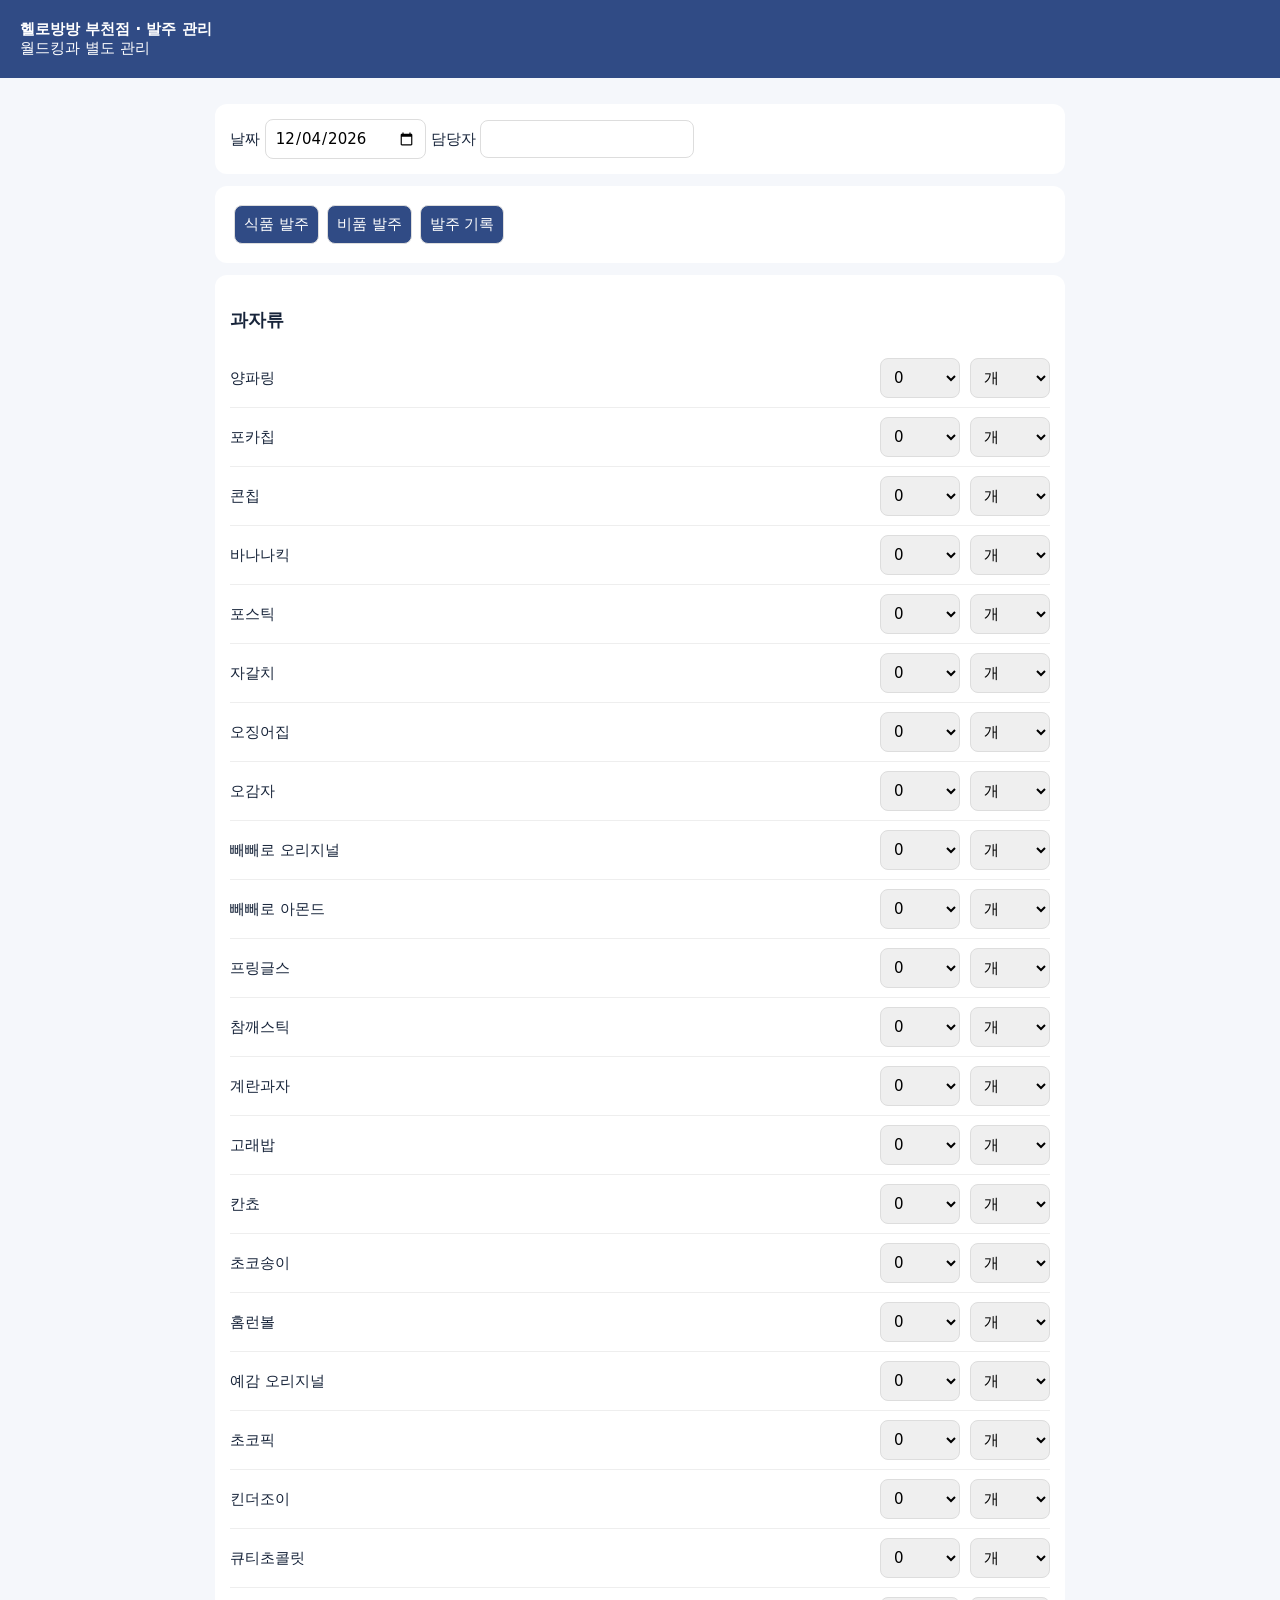
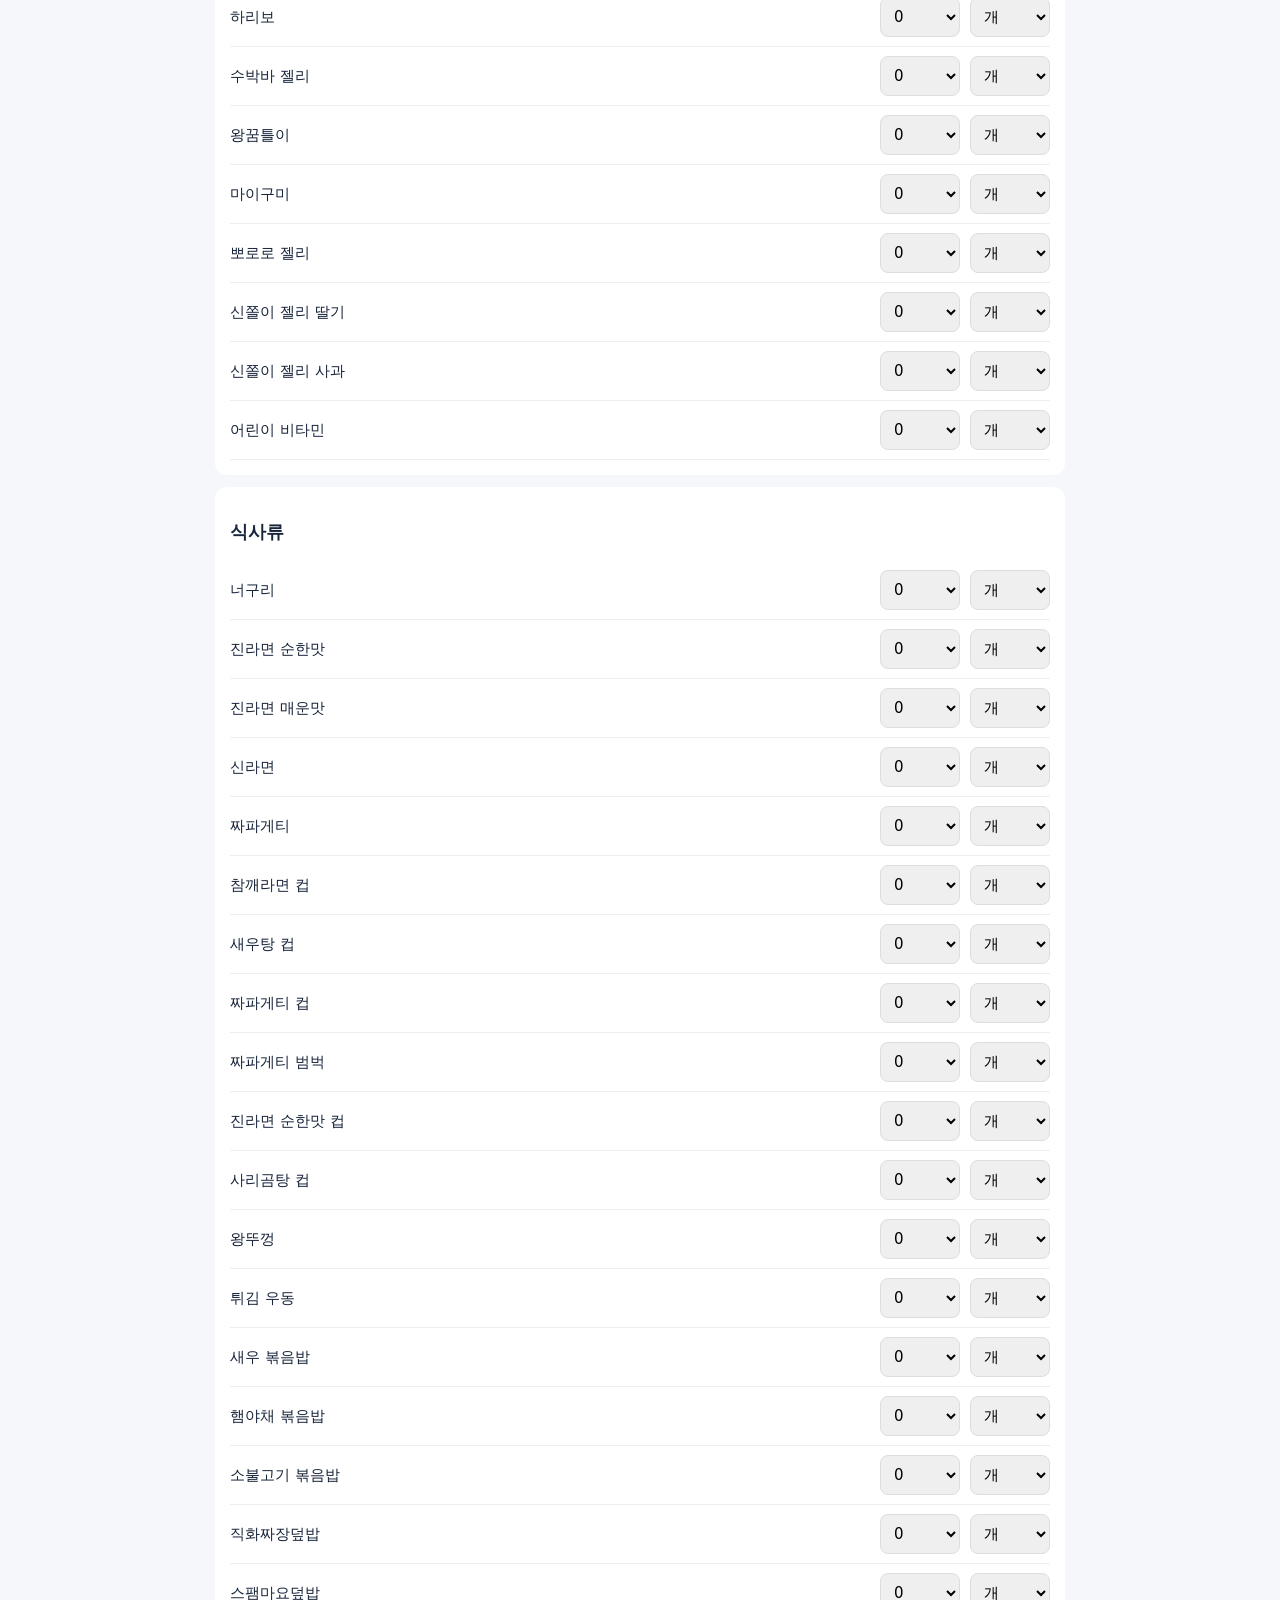
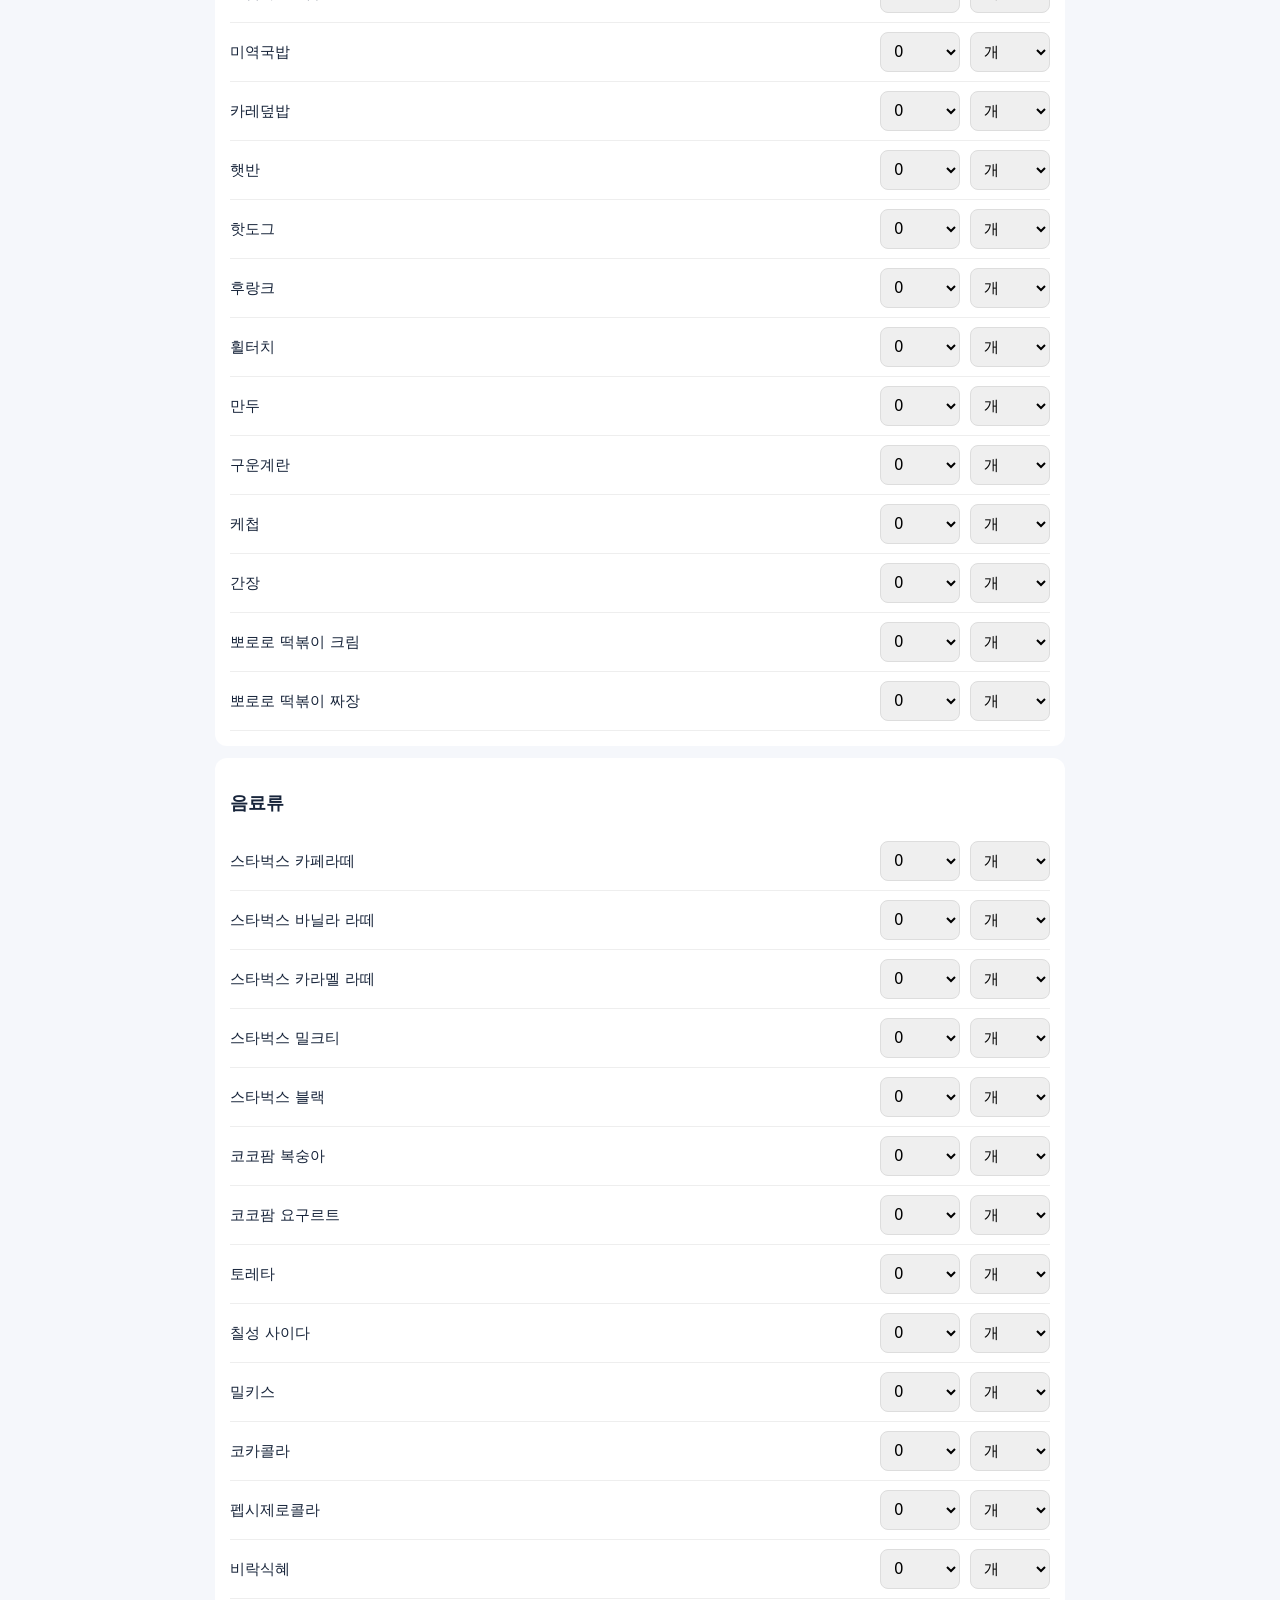
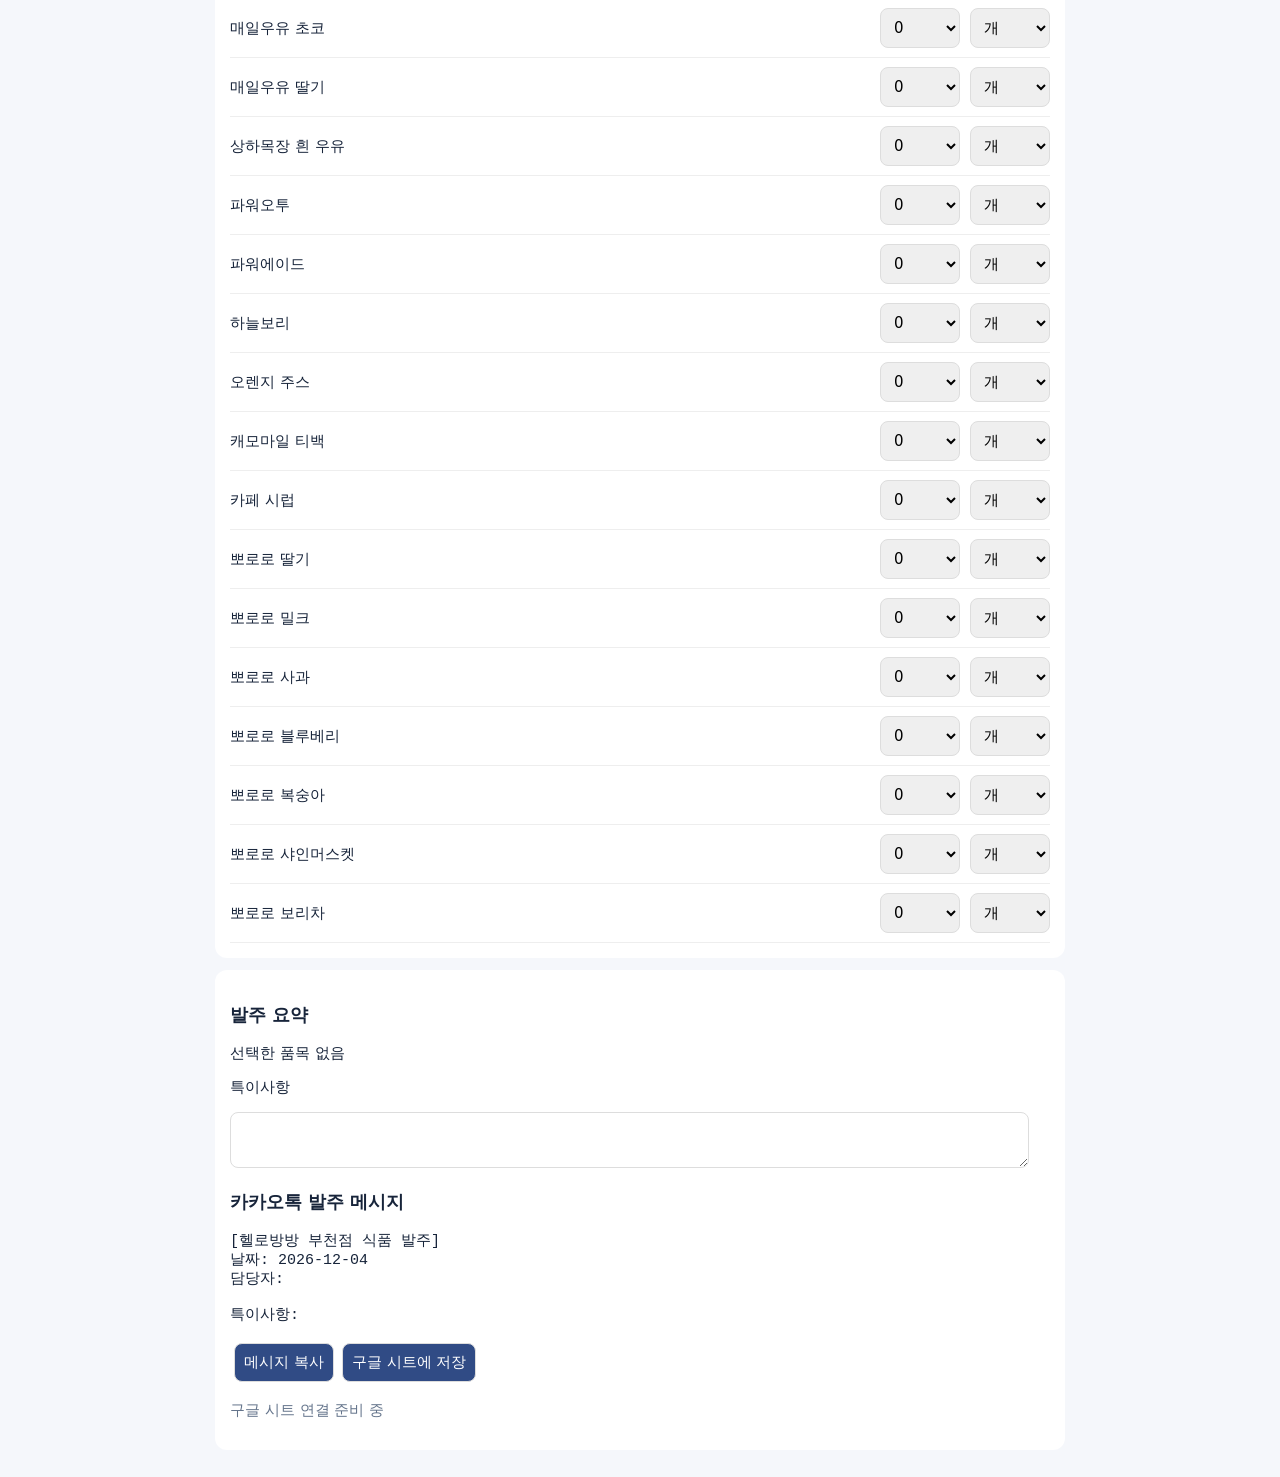
<file: hellobang-order/index.html>
<!doctype html><html lang="ko"><meta charset="utf-8"><meta name="viewport" content="width=device-width,initial-scale=1"><title>헬로방방 발주</title><style>body{font:15px system-ui;margin:0;background:#f5f7fb;color:#17243a}header{background:#304b85;color:white;padding:20px}main{max-width:850px;margin:auto;padding:14px}section{background:white;border-radius:12px;padding:15px;margin:12px 0}.item{display:flex;align-items:center;gap:10px;border-bottom:1px solid #eee;padding:9px 0}.item span{flex:1}select,input,textarea,button{padding:9px;border:1px solid #ddd;border-radius:8px;font:inherit}select{width:80px}textarea{width:95%}button{background:#304b85;color:white;cursor:pointer;margin:4px}pre{white-space:pre-wrap;word-break:break-word}.muted{color:#64748b}</style><header><b>헬로방방 부천점 · 발주 관리</b><div>월드킹과 별도 관리</div></header><main><section><label>날짜 <input type="date" id="date"></label> <label>담당자 <input id="staff"></label></section><section><button onclick="show('food')">식품 발주</button><button onclick="show('supply')">비품 발주</button><button onclick="history()">발주 기록</button></section><div id="catalog"></div><section id="bottom"><h3>발주 요약</h3><div id="summary"></div><p>특이사항</p><textarea id="memo"></textarea><h3>카카오톡 발주 메시지</h3><pre id="message"></pre><button onclick="copyMsg()">메시지 복사</button><button onclick="save()">구글 시트에 저장</button><p id="status" class="muted">구글 시트 연결 준비 중</p></section><section id="history" hidden></section></main><script>
const ITEMS={"과자류":["양파링","포카칩","콘칩","바나나킥","포스틱","자갈치","오징어집","오감자","빼빼로 오리지널","빼빼로 아몬드","프링글스","참깨스틱","계란과자","고래밥","칸쵸","초코송이","홈런볼","예감 오리지널","초코픽","킨더조이","큐티초콜릿","하리보","수박바 젤리","왕꿈틀이","마이구미","뽀로로 젤리","신쫄이 젤리 딸기","신쫄이 젤리 사과","어린이 비타민"],"식사류":["너구리","진라면 순한맛","진라면 매운맛","신라면","짜파게티","참깨라면 컵","새우탕 컵","짜파게티 컵","짜파게티 범벅","진라면 순한맛 컵","사리곰탕 컵","왕뚜껑","튀김 우동","새우 볶음밥","햄야채 볶음밥","소불고기 볶음밥","직화짜장덮밥","스팸마요덮밥","미역국밥","카레덮밥","햇반","핫도그","후랑크","휠터치","만두","구운계란","케첩","간장","뽀로로 떡볶이 크림","뽀로로 떡볶이 짜장"],"음료류":["스타벅스 카페라떼","스타벅스 바닐라 라떼","스타벅스 카라멜 라떼","스타벅스 밀크티","스타벅스 블랙","코코팜 복숭아","코코팜 요구르트","토레타","칠성 사이다","밀키스","코카콜라","펩시제로콜라","비락식혜","매일우유 초코","매일우유 딸기","상하목장 흰 우유","파워오투","파워에이드","하늘보리","오렌지 주스","캐모마일 티백","카페 시럽","뽀로로 딸기","뽀로로 밀크","뽀로로 사과","뽀로로 블루베리","뽀로로 복숭아","뽀로로 샤인머스켓","뽀로로 보리차"],"비품":["12oz 컵","12oz 뚜껑","10oz 컵","10oz 뚜껑","색빨대","검정 빨대","컵홀더","핫 음료 빨대","머신 청소 솔","머신 클리너","머신 린넨 보","물티슈","소독티슈","컬러행주","소독액","락퐁","락스","고무장갑","세탁비누","윈덱스","배수관 세제","수세미","주방 세제","아이깨끗해","스포크","젓가락","스펀지 수세미","청 수세미","거름망","정전기 청소포","위생봉투 중","위생봉투 대","검정 봉투","투명 봉투","종량제 봉투","스카치 테이프","두루마리 휴지","음식물 쓰레기 봉투","아이스티 스페츌러","박스테이프","남/여 양말","종이컵","세모금 생수컵","점보롤","핸드타월","미니쿠퍼 손잡이","벤츠 전동카 손잡이","겔테이프","분무기"]};
const SCRIPT_URL='https://script.google.com/macros/s/AKfycbwcRQBOWjdsGuXp1d824FTirlr9F_Gru5xdoDK9yT4ADwz8TY3TP9nCH_uiuUXiCbguMg/exec';
let mode='food';let quantities={};const el=id=>document.getElementById(id);
el('date').value=new Date().toLocaleDateString('sv-SE');
function show(m){mode=m;el('history').hidden=true;el('bottom').hidden=false;render()}
function rows(){return mode==='food'?['과자류','식사류','음료류']:['비품']}
function picked(){return Object.entries(quantities).filter(([k,v])=>v.qty>0&&rows().includes(k.split('|')[0])).map(([k,v])=>({name:k.split('|')[1],category:k.split('|')[0],qty:v.qty,unit:v.unit}))}
function render(){el('catalog').hidden=false;el('catalog').innerHTML=rows().map(cat=>'<section><h3>'+cat+'</h3>'+ITEMS[cat].map(name=>{const key=cat+'|'+name;const q=quantities[key]||{qty:0,unit:'개'};return '<div class="item"><span>'+name+'</span><select data-key="'+key+'" data-field="qty">'+Array.from({length:31},(_,i)=>'<option '+(q.qty===i?'selected':'')+'>'+i+'</option>').join('')+'</select><select data-key="'+key+'" data-field="unit">'+['개','박스','봉','봉지','통','팩','세트'].map(u=>'<option '+(q.unit===u?'selected':'')+'>'+u+'</option>').join('')+'</select></div>'}).join('')+'</section>').join('');document.querySelectorAll('[data-key]').forEach(x=>x.onchange=()=>{quantities[x.dataset.key]??={qty:0,unit:'개'};quantities[x.dataset.key][x.dataset.field]=x.dataset.field==='qty'?Number(x.value):x.value;update()});update()}
function msg(){return '[헬로방방 부천점 '+(mode==='food'?'식품':'비품')+' 발주]\n날짜: '+el('date').value+'\n담당자: '+el('staff').value+'\n'+picked().map(x=>x.name+' '+x.qty+x.unit).join('\n')+'\n특이사항: '+el('memo').value}
function update(){el('summary').textContent=picked().map(x=>x.name+' '+x.qty+x.unit).join(' / ')||'선택한 품목 없음';el('message').textContent=msg()}
['date','staff','memo'].forEach(id=>el(id).oninput=update);
async function copyMsg(){await navigator.clipboard.writeText(msg());alert('복사했습니다')}
async function save(){if(!picked().length||!el('staff').value.trim()){alert('품목과 담당자를 입력하세요');return}if(!SCRIPT_URL){alert('구글 시트 저장 연결 전입니다.');return}const order={date:el('date').value,staff:el('staff').value,category:mode==='food'?'식품':'비품',store:'헬로방방 부천점',items:picked(),memo:el('memo').value};await fetch(SCRIPT_URL,{method:'POST',mode:'no-cors',body:JSON.stringify({type:'save_order',order})});el('status').textContent='저장 요청 전송 · 실제 저장은 발주 기록에서 확인하세요'}
async function history(){el('catalog').hidden=true;el('bottom').hidden=true;el('history').hidden=false;if(!SCRIPT_URL){el('history').textContent='전용 구글 시트 연결 전입니다.';return}try{const r=await fetch(SCRIPT_URL);const j=await r.json();el('history').textContent=JSON.stringify(j.records||[])}catch(e){el('history').textContent='기록 조회 실패: '+e.message}}
render();
</script></html>
</file>
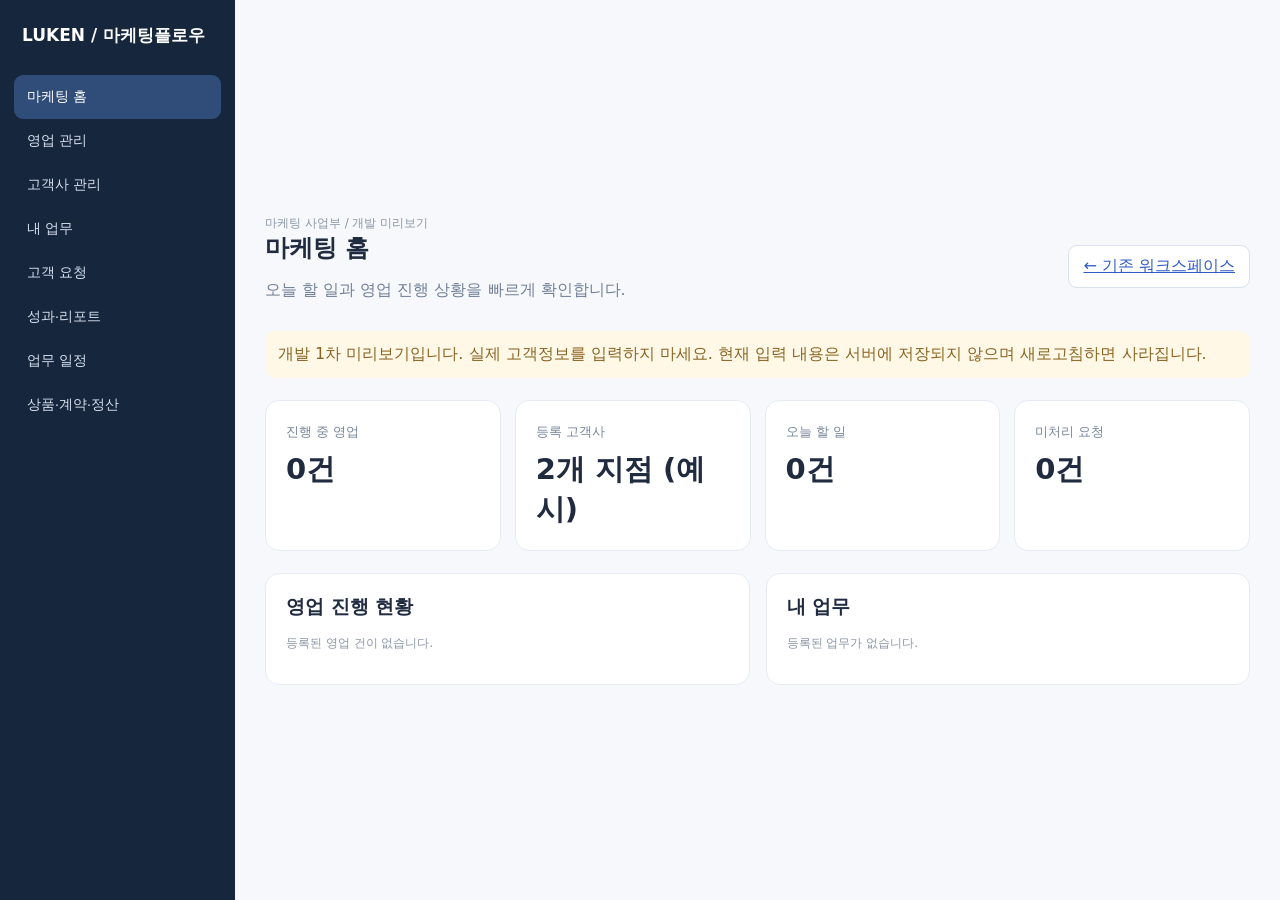
<file: marketing/index.html>
<!doctype html>
<html lang="ko"><head><meta charset="utf-8"><meta name="viewport" content="width=device-width,initial-scale=1">
<title>마케팅플로우 · 개발 미리보기</title>
<style>
:root{font-family:system-ui,'Noto Sans KR',sans-serif;color:#202b40;background:#f6f8fc}*{box-sizing:border-box}body{margin:0}.layout{display:flex;min-height:100vh}aside{width:235px;flex-shrink:0;background:#16263d;color:#d7e0ee;padding:24px 14px}aside h2{color:white;font-size:17px;margin:0 8px 28px}nav button{display:block;width:100%;padding:13px;text-align:left;background:transparent;color:inherit;border:0;border-radius:9px;font-size:14px;cursor:pointer}nav button.active,nav button:hover{background:#304d79;color:#fff}main{padding:30px;max-width:1300px;width:100%;margin:auto}.heading{display:flex;justify-content:space-between;gap:10px;align-items:center;flex-wrap:wrap}h1{font-size:24px;margin:0 0 8px}p{color:#728096}.grid{display:grid;grid-template-columns:repeat(4,1fr);gap:14px;margin:22px 0}.card,.panel{background:white;border:1px solid #e6ebf3;border-radius:14px;padding:20px}.card small{color:#78879a}.card strong{display:block;font-size:29px;margin-top:9px}.cols{display:grid;grid-template-columns:1fr 1fr;gap:16px}.panel h3{margin:0 0 15px}.item{padding:13px 0;border-top:1px solid #edf0f5;display:flex;gap:12px;align-items:center;justify-content:space-between}.item:first-of-type{border-top:0}.muted{font-size:12px;color:#8b96a5}.btn{border:1px solid #d9e1ef;border-radius:9px;background:#fff;padding:10px 14px;cursor:pointer}.btn.primary{background:#3c64db;color:white;border-color:#3c64db}.tag{border-radius:8px;background:#edf2ff;color:#3154a6;padding:5px 8px;font-size:12px}.note{padding:13px;background:#fff8e7;color:#8a6422;border-radius:10px;margin:14px 0}input,select{padding:10px;border:1px solid #d9e1eb;border-radius:8px;max-width:100%}label{display:block;font-size:12px;color:#66758b;margin-bottom:6px}.form{display:flex;flex-wrap:wrap;gap:9px;align-items:end;margin:15px 0}.form>div{flex:1;min-width:130px}.hidden{display:none}table{border-collapse:collapse;width:100%;text-align:left}th,td{padding:13px;border-bottom:1px solid #e9edf4;font-size:13px}th{color:#7c8999}a{color:#315bc5}@media(max-width:800px){.layout{display:block}aside{width:100%;padding:13px}aside h2{margin:0 0 10px}nav{display:flex;overflow-x:auto;gap:4px}nav button{white-space:nowrap;width:auto}main{padding:18px 12px}.grid{grid-template-columns:repeat(2,1fr)}.cols{grid-template-columns:1fr}.card,.panel{padding:15px}h1{font-size:21px}}
</style></head><body>
<div class="layout"><aside><h2>LUKEN / 마케팅플로우</h2><nav id="nav"></nav></aside>
<main><div class="heading"><div><div class="muted">마케팅 사업부 / 개발 미리보기</div><h1 id="title">마케팅 홈</h1><p id="subtitle">영업부터 실행까지 한곳에서 확인합니다.</p></div><a class="btn" href="../index.html">← 기존 워크스페이스</a></div>
<div class="note">개발 1차 미리보기입니다. 실제 고객정보를 입력하지 마세요. 현재 입력 내용은 서버에 저장되지 않으며 새로고침하면 사라집니다.</div><div id="content"></div>
</main></div>
<script>
'use strict';
const tabs=[['home','마케팅 홈'],['sales','영업 관리'],['clients','고객사 관리'],['tasks','내 업무'],['requests','고객 요청'],['reports','성과·리포트'],['schedule','업무 일정'],['products','상품·계약·정산']];
const sampleClients=[{name:'예시 브랜드 A',branch:'1호점',status:'진행 중'},{name:'예시 브랜드 A',branch:'2호점',status:'상담 중'}];
let leads=[],tasks=[],view='home';
const $=id=>document.getElementById(id),esc=v=>String(v??'').replace(/[&<>"']/g,c=>({'&':'&amp;','<':'&lt;','>':'&gt;','"':'&quot;',"'":'&#39;'}[c]));
const cards=a=>'<div class="grid">'+a.map(([k,v])=>'<div class="card"><small>'+k+'</small><strong>'+v+'</strong></div>').join('')+'</div>';
const panel=(title,body)=>'<section class="panel"><h3>'+title+'</h3>'+body+'</section>';
const rows=(items,empty)=>items.length?items.map(s=>'<div class="item">'+s+'</div>').join(''):'<p class="muted">'+empty+'</p>';
function render(){
$('nav').innerHTML=tabs.map(([id,label])=>'<button data-view="'+id+'" class="'+(view===id?'active':'')+'">'+label+'</button>').join('');
$('title').textContent=tabs.find(t=>t[0]===view)[1];
$('subtitle').textContent=view==='home'?'오늘 할 일과 영업 진행 상황을 빠르게 확인합니다.':'기능별 업무를 관리하는 화면입니다.';
let html='';
if(view==='home'){html=cards([['진행 중 영업',leads.filter(x=>x.status!=='계약 완료').length+'건'],['등록 고객사',sampleClients.length+'개 지점 (예시)'],['오늘 할 일',tasks.filter(x=>!x.done).length+'건'],['미처리 요청','0건']])+'<div class="cols">'+panel('영업 진행 현황',rows(leads.map(x=>'<span>'+esc(x.name)+'</span><span class="tag">'+esc(x.status)+'</span>'),'등록된 영업 건이 없습니다.'))+panel('내 업무',rows(tasks.filter(x=>!x.done).map(x=>'<span>'+esc(x.title)+'</span><span class="muted">'+esc(x.due||'기한 없음')+'</span>'),'등록된 업무가 없습니다.'))+'</div>'}
if(view==='sales'){html=panel('영업 파이프라인','<form class="form" id="leadForm"><div><label>잠재 고객사</label><input name="name" required placeholder="고객사명"></div><div><label>진행 단계</label><select name="status"><option>신규 문의</option><option>상담 진행</option><option>제안서·견적 발송</option><option>계약 협의</option><option>계약 완료</option><option>보류</option><option>실패</option></select></div><button class="btn primary">등록</button></form>'+rows(leads.map((x,i)=>'<span>'+esc(x.name)+'</span><span class="tag">'+esc(x.status)+'</span><button class="btn" data-del-lead="'+i+'">삭제</button>'),'영업 건을 등록해 보세요.'))}
if(view==='clients'){html=panel('브랜드 → 지점 구조','<p class="muted">아래는 구조를 보여주기 위한 예시입니다. 실제 고객사가 아닙니다.</p><table><tr><th>브랜드</th><th>지점</th><th>상태</th></tr>'+sampleClients.map(x=>'<tr><td>'+esc(x.name)+'</td><td>'+esc(x.branch)+'</td><td>'+esc(x.status)+'</td></tr>').join('')+'</table>')}
if(view==='tasks'){html=panel('업무 체크리스트','<form class="form" id="taskForm"><div><label>업무 제목</label><input name="title" required placeholder="해야 할 업무"></div><div><label>마감일</label><input name="due" type="date"></div><button class="btn primary">추가</button></form>'+rows(tasks.map((x,i)=>'<label style="display:flex;align-items:center;gap:9px"><input type="checkbox" data-check="'+i+'" '+(x.done?'checked':'')+'><span style="'+(x.done?'text-decoration:line-through':'')+'">'+esc(x.title)+'</span></label><span class="muted">'+esc(x.due||'기한 없음')+'</span><button class="btn" data-del-task="'+i+'">삭제</button>'),'등록된 업무가 없습니다.'))}
if(view==='requests')html=panel('고객 요청','<p>요청 접수 → 범위 확인 → 업무 배정 → 처리 완료</p><p class="muted">고객 포털과 실제 요청 데이터 연동은 다음 단계에서 구현합니다.</p>');
if(view==='reports')html=panel('성과·리포트','<p>지점별 월간 보고서 초안 → 검토 → 승인 → 고객 공유</p><p class="muted">실제 지표 수집과 PDF 생성은 다음 단계에서 구현합니다.</p>');
if(view==='schedule')html=panel('업무 일정','<p>마감 예정 업무를 모아 확인합니다.</p>'+rows(tasks.filter(x=>x.due).sort((a,b)=>a.due.localeCompare(b.due)).map(x=>'<span>'+esc(x.title)+'</span><span>'+esc(x.due)+'</span>'),'마감일이 있는 업무가 없습니다.'));
if(view==='products')html=panel('상품·계약·정산','<p><b>플레이스 통합 마케팅 솔루션</b> · 월 500,000원 (VAT 별도)</p><p class="muted">소개 가격. 계약별 가격 확정, 부가서비스, 청구·정산 기능은 추후 연동합니다.</p>');
$('content').innerHTML=html;
}
document.addEventListener('click',e=>{const b=e.target.closest('[data-view],[data-del-lead],[data-del-task]');if(!b)return;if(b.dataset.view){view=b.dataset.view;render()}if(b.dataset.delLead!==undefined){leads.splice(+b.dataset.delLead,1);render()}if(b.dataset.delTask!==undefined){tasks.splice(+b.dataset.delTask,1);render()}});
document.addEventListener('change',e=>{if(e.target.dataset.check!==undefined){tasks[+e.target.dataset.check].done=e.target.checked;render()}});
document.addEventListener('submit',e=>{if(e.target.id==='leadForm'){e.preventDefault();const f=new FormData(e.target);leads.push({name:String(f.get('name')).trim(),status:String(f.get('status'))});render()}if(e.target.id==='taskForm'){e.preventDefault();const f=new FormData(e.target);tasks.push({title:String(f.get('title')).trim(),due:String(f.get('due')),done:false});render()}});
render();
</script></body></html>
</file>
